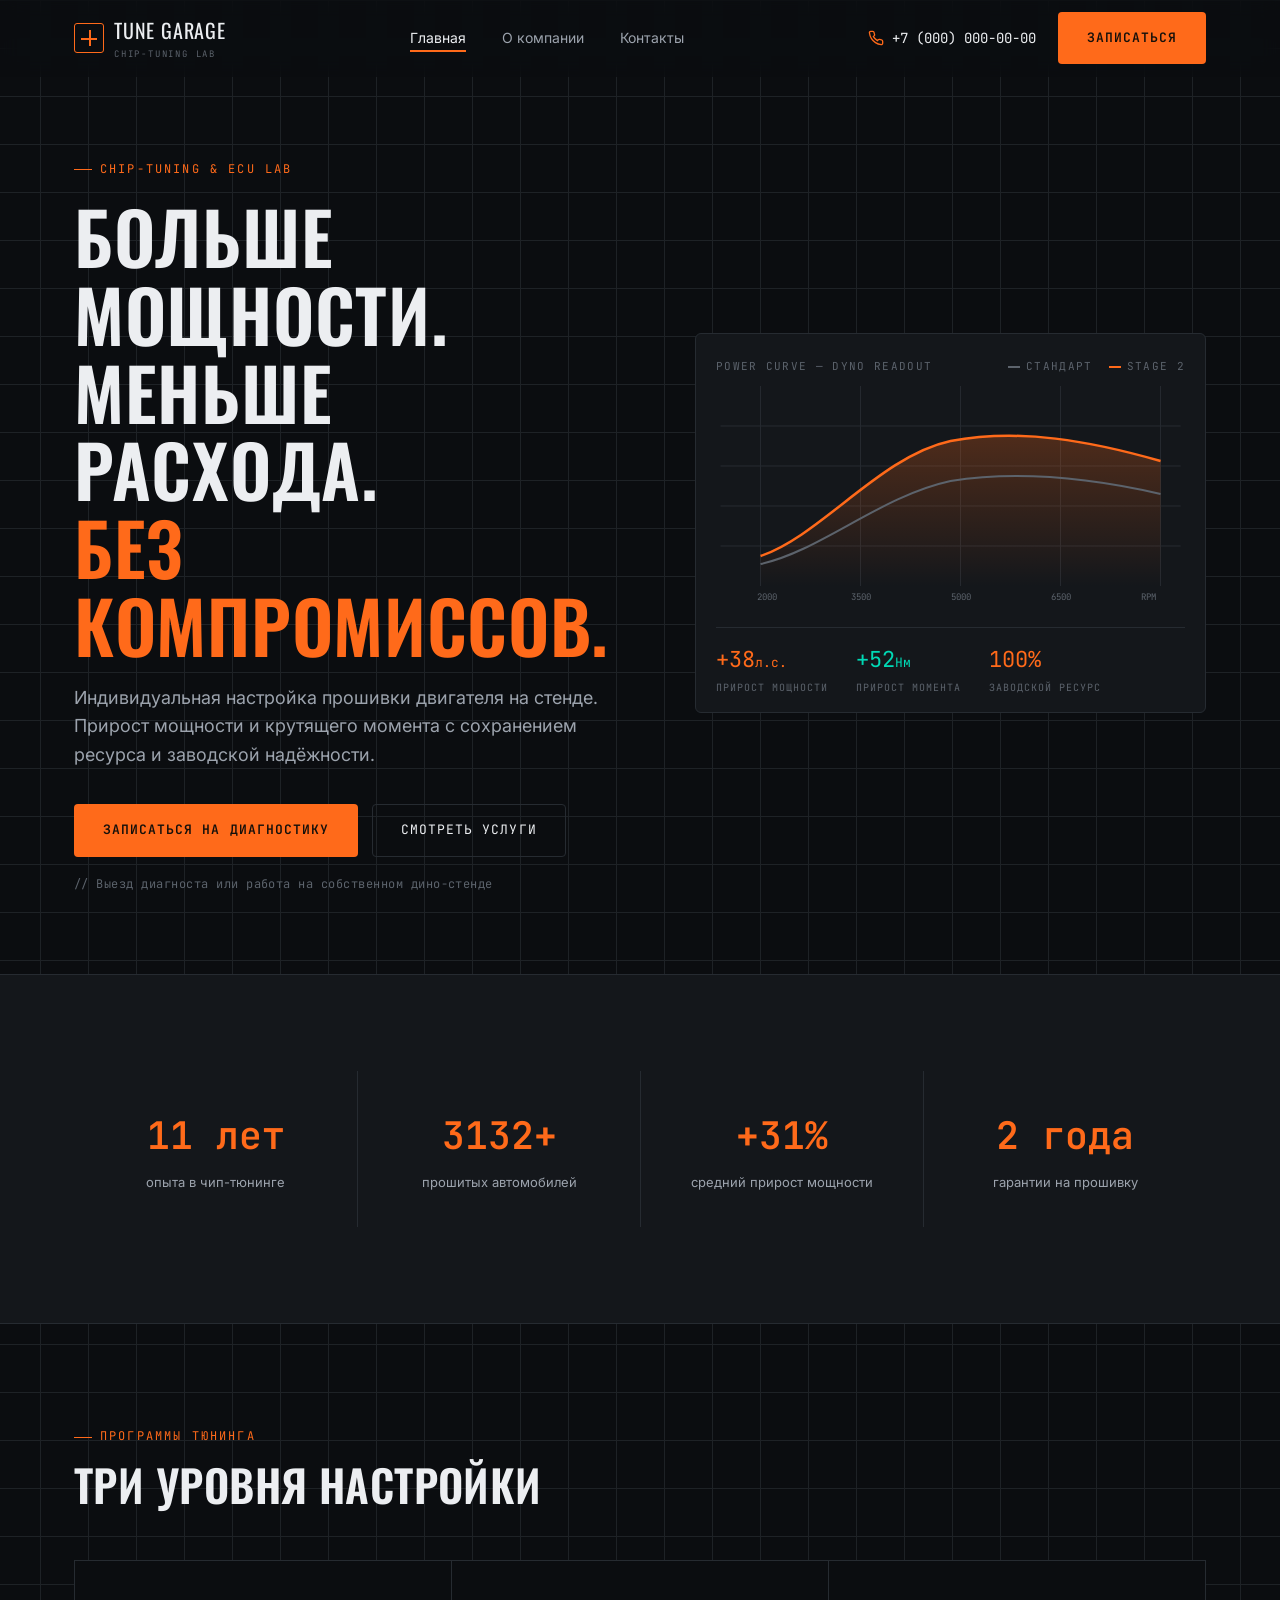
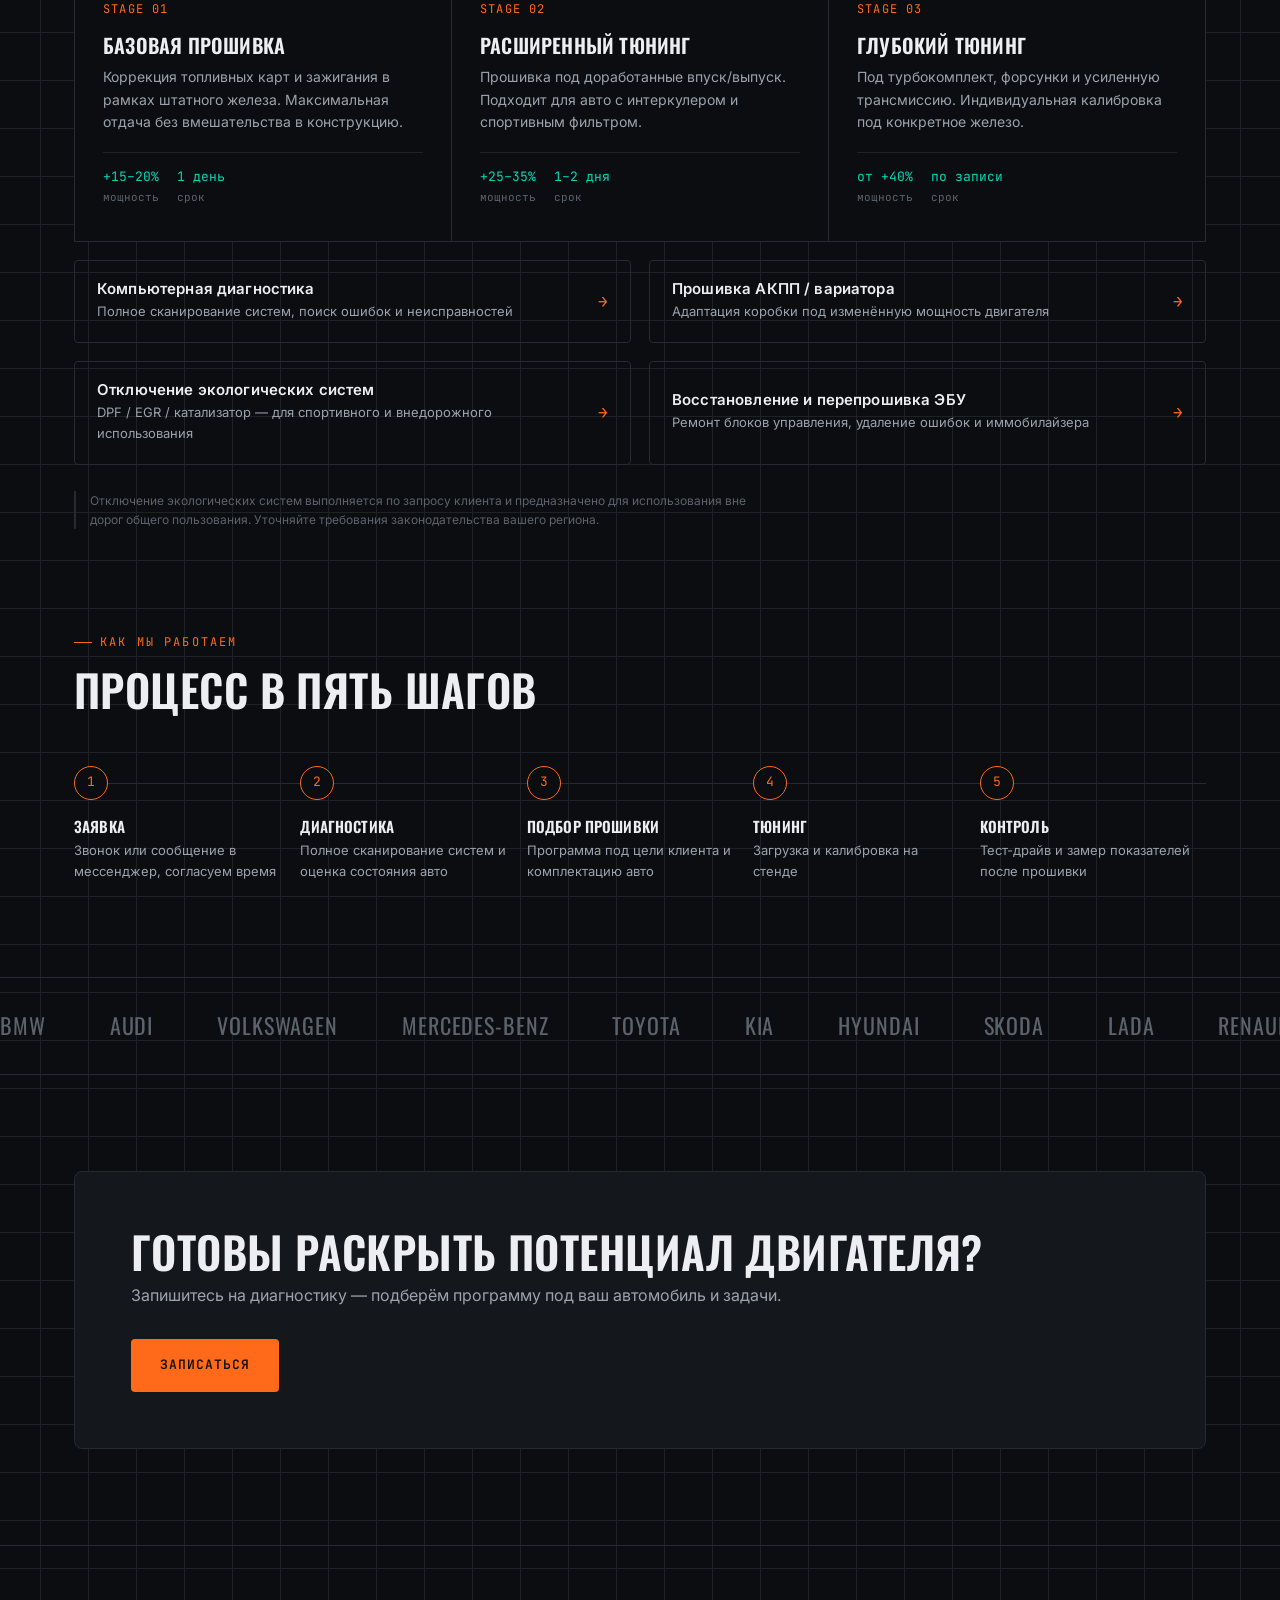
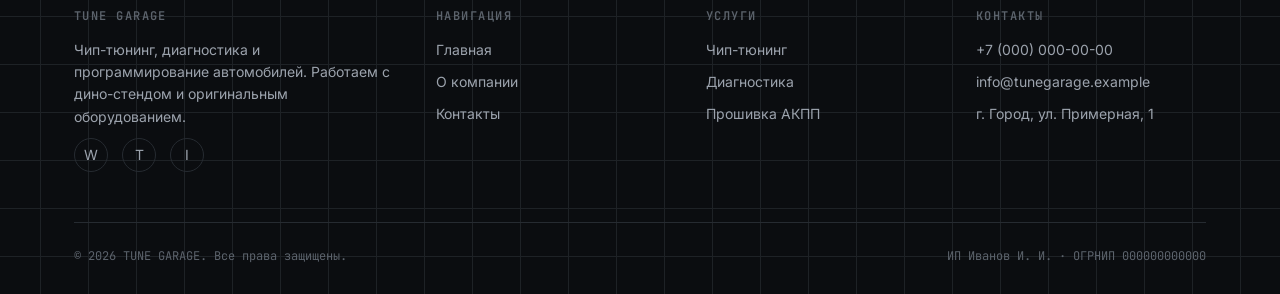
<file: index.html>
<!DOCTYPE html>
<html lang="ru">
<head>
<meta charset="UTF-8">
<meta name="viewport" content="width=device-width, initial-scale=1.0">
<title>TUNE GARAGE — чип-тюнинг, диагностика и программирование авто</title>
<meta name="description" content="Чип-тюнинг, компьютерная диагностика и программирование автомобилей. Прирост мощности, гарантия, индивидуальные прошивки.">
<link rel="preconnect" href="https://fonts.googleapis.com">
<link href="https://fonts.googleapis.com/css2?family=Oswald:wght@500;600;700&family=Inter:wght@400;500;600&family=JetBrains+Mono:wght@400;500;600&display=swap" rel="stylesheet">
<link rel="stylesheet" href="style.css">
</head>
<body>

<nav class="nav">
  <div class="container nav-inner">
    <a href="index.html" class="logo">
      <span class="logo-mark"></span>
      <span>Tune Garage<small>chip-tuning lab</small></span>
    </a>
    <ul class="nav-links">
      <li><a href="index.html" class="active">Главная</a></li>
      <li><a href="about.html">О компании</a></li>
      <li><a href="contacts.html">Контакты</a></li>
    </ul>
    <div class="nav-right">
      <a href="tel:+70000000000" class="nav-phone">
        <svg width="16" height="16" viewBox="0 0 24 24" fill="none" stroke-width="2"><path d="M22 16.92v3a2 2 0 0 1-2.18 2 19.79 19.79 0 0 1-8.63-3.07 19.5 19.5 0 0 1-6-6 19.79 19.79 0 0 1-3.07-8.67A2 2 0 0 1 4.11 2h3a2 2 0 0 1 2 1.72c.127.96.361 1.903.7 2.81a2 2 0 0 1-.45 2.11L8.09 9.91a16 16 0 0 0 6 6l1.27-1.27a2 2 0 0 1 2.11-.45c.907.339 1.85.573 2.81.7A2 2 0 0 1 22 16.92z"/></svg>
        +7 (000) 000-00-00
      </a>
      <a href="contacts.html" class="btn btn-primary">Записаться</a>
      <button class="nav-toggle" aria-label="Меню"><span></span><span></span><span></span></button>
    </div>
  </div>
</nav>

<header class="hero">
  <div class="container hero-grid">
    <div>
      <span class="eyebrow">Chip-tuning &amp; ECU lab</span>
      <h1>Больше мощности.<br>Меньше расхода.<br><span class="accent">Без компромиссов.</span></h1>
      <p class="lede">Индивидуальная настройка прошивки двигателя на стенде. Прирост мощности и крутящего момента с сохранением ресурса и заводской надёжности.</p>
      <div class="hero-actions btn-row">
        <a href="contacts.html" class="btn btn-primary">Записаться на диагностику</a>
        <a href="#services" class="btn btn-ghost">Смотреть услуги</a>
      </div>
      <p class="hero-note">// Выезд диагноста или работа на собственном дино-стенде</p>
    </div>

    <div class="dyno reveal">
      <div class="dyno-head">
        <span>POWER CURVE — DYNO READOUT</span>
        <div class="dyno-legend">
          <span class="leg-stock"><i></i>Стандарт</span>
          <span class="leg-tuned"><i></i>Stage 2</span>
        </div>
      </div>
      <svg viewBox="0 0 460 220" width="100%" height="220">
        <defs>
          <linearGradient id="fadeAmber" x1="0" y1="0" x2="0" y2="1">
            <stop offset="0%" stop-color="#FF6A1A" stop-opacity=".25"/>
            <stop offset="100%" stop-color="#FF6A1A" stop-opacity="0"/>
          </linearGradient>
        </defs>
        <!-- grid -->
        <g stroke="#262B31" stroke-width="1">
          <line x1="0" y1="40" x2="460" y2="40"/>
          <line x1="0" y1="80" x2="460" y2="80"/>
          <line x1="0" y1="120" x2="460" y2="120"/>
          <line x1="0" y1="160" x2="460" y2="160"/>
          <line x1="40" y1="0" x2="40" y2="200"/>
          <line x1="140" y1="0" x2="140" y2="200"/>
          <line x1="240" y1="0" x2="240" y2="200"/>
          <line x1="340" y1="0" x2="340" y2="200"/>
          <line x1="440" y1="0" x2="440" y2="200"/>
        </g>
        <!-- tuned area fill -->
        <path d="M40,170 C100,150 160,70 230,55 C300,42 370,55 440,75 L440,200 L40,200 Z" fill="url(#fadeAmber)"/>
        <!-- stock curve -->
        <path class="dyno-path" d="M40,178 C100,165 160,110 230,95 C300,84 370,92 440,108"
              fill="none" stroke="#5C636C" stroke-width="2" stroke-dasharray="5 5"/>
        <!-- tuned curve -->
        <path class="dyno-path" d="M40,170 C100,150 160,70 230,55 C300,42 370,55 440,75"
              fill="none" stroke="#FF6A1A" stroke-width="2.5"/>
        <!-- axis labels -->
        <g font-family="JetBrains Mono" font-size="9" fill="#5C636C">
          <text x="36" y="214">2000</text>
          <text x="130" y="214">3500</text>
          <text x="230" y="214">5000</text>
          <text x="330" y="214">6500</text>
          <text x="420" y="214">RPM</text>
        </g>
      </svg>
      <div class="dyno-readout">
        <div><div class="val">+38<span style="font-size:13px">л.с.</span></div><div class="lbl">Прирост мощности</div></div>
        <div><div class="val alt">+52<span style="font-size:13px">Нм</span></div><div class="lbl">Прирост момента</div></div>
        <div><div class="val">100%</div><div class="lbl">Заводской ресурс</div></div>
      </div>
    </div>
  </div>
</header>

<section class="stats">
  <div class="container stats-grid">
    <div class="stat reveal"><div class="num"><span data-count="12">0</span> лет</div><div class="lbl">опыта в чип-тюнинге</div></div>
    <div class="stat reveal"><div class="num"><span data-count="3500" data-suffix="+">0</span></div><div class="lbl">прошитых автомобилей</div></div>
    <div class="stat reveal"><div class="num">+<span data-count="35" data-suffix="%">0</span></div><div class="lbl">средний прирост мощности</div></div>
    <div class="stat reveal"><div class="num"><span data-count="2">0</span> года</div><div class="lbl">гарантии на прошивку</div></div>
  </div>
</section>

<section id="services">
  <div class="container">
    <div class="section-head reveal">
      <span class="eyebrow">Программы тюнинга</span>
      <h2>Три уровня настройки</h2>
    </div>

    <div class="stage-grid reveal">
      <div class="stage-card">
        <span class="stage-tag">STAGE 01</span>
        <h3>Базовая прошивка</h3>
        <p>Коррекция топливных карт и зажигания в рамках штатного железа. Максимальная отдача без вмешательства в конструкцию.</p>
        <div class="stage-stats">
          <div>+15–20%<span>мощность</span></div>
          <div>1 день<span>срок</span></div>
        </div>
      </div>
      <div class="stage-card">
        <span class="stage-tag">STAGE 02</span>
        <h3>Расширенный тюнинг</h3>
        <p>Прошивка под доработанные впуск/выпуск. Подходит для авто с интеркулером и спортивным фильтром.</p>
        <div class="stage-stats">
          <div>+25–35%<span>мощность</span></div>
          <div>1–2 дня<span>срок</span></div>
        </div>
      </div>
      <div class="stage-card">
        <span class="stage-tag">STAGE 03</span>
        <h3>Глубокий тюнинг</h3>
        <p>Под турбокомплект, форсунки и усиленную трансмиссию. Индивидуальная калибровка под конкретное железо.</p>
        <div class="stage-stats">
          <div>от +40%<span>мощность</span></div>
          <div>по записи<span>срок</span></div>
        </div>
      </div>
    </div>

    <div class="service-grid reveal">
      <div class="service-row">
        <div><h4>Компьютерная диагностика</h4><p>Полное сканирование систем, поиск ошибок и неисправностей</p></div>
        <span class="arrow mono">→</span>
      </div>
      <div class="service-row">
        <div><h4>Прошивка АКПП / вариатора</h4><p>Адаптация коробки под изменённую мощность двигателя</p></div>
        <span class="arrow mono">→</span>
      </div>
      <div class="service-row">
        <div><h4>Отключение экологических систем</h4><p>DPF / EGR / катализатор — для спортивного и внедорожного использования</p></div>
        <span class="arrow mono">→</span>
      </div>
      <div class="service-row">
        <div><h4>Восстановление и перепрошивка ЭБУ</h4><p>Ремонт блоков управления, удаление ошибок и иммобилайзера</p></div>
        <span class="arrow mono">→</span>
      </div>
    </div>
    <p class="disclaimer reveal">Отключение экологических систем выполняется по запросу клиента и предназначено для использования вне дорог общего пользования. Уточняйте требования законодательства вашего региона.</p>
  </div>
</section>

<section style="padding-top:0">
  <div class="container">
    <div class="section-head reveal">
      <span class="eyebrow">Как мы работаем</span>
      <h2>Процесс в пять шагов</h2>
    </div>
    <div class="process reveal">
      <div class="proc-step"><div class="proc-num">1</div><h4>Заявка</h4><p>Звонок или сообщение в мессенджер, согласуем время</p></div>
      <div class="proc-step"><div class="proc-num">2</div><h4>Диагностика</h4><p>Полное сканирование систем и оценка состояния авто</p></div>
      <div class="proc-step"><div class="proc-num">3</div><h4>Подбор прошивки</h4><p>Программа под цели клиента и комплектацию авто</p></div>
      <div class="proc-step"><div class="proc-num">4</div><h4>Тюнинг</h4><p>Загрузка и калибровка на стенде</p></div>
      <div class="proc-step"><div class="proc-num">5</div><h4>Контроль</h4><p>Тест-драйв и замер показателей после прошивки</p></div>
    </div>
  </div>
</section>

<div class="marquee-wrap">
  <div class="marquee">
    <span>BMW</span><span>AUDI</span><span>VOLKSWAGEN</span><span>MERCEDES-BENZ</span><span>TOYOTA</span><span>KIA</span><span>HYUNDAI</span><span>SKODA</span><span>LADA</span><span>RENAULT</span>
    <span>BMW</span><span>AUDI</span><span>VOLKSWAGEN</span><span>MERCEDES-BENZ</span><span>TOYOTA</span><span>KIA</span><span>HYUNDAI</span><span>SKODA</span><span>LADA</span><span>RENAULT</span>
  </div>
</div>

<section>
  <div class="container">
    <div class="cta-banner reveal">
      <div>
        <h2>Готовы раскрыть потенциал двигателя?</h2>
        <p>Запишитесь на диагностику — подберём программу под ваш автомобиль и задачи.</p>
      </div>
      <a href="contacts.html" class="btn btn-primary">Записаться</a>
    </div>
  </div>
</section>

<footer>
  <div class="container">
    <div class="footer-grid">
      <div class="footer-col">
        <h4>Tune Garage</h4>
        <p>Чип-тюнинг, диагностика и программирование автомобилей. Работаем с дино-стендом и оригинальным оборудованием.</p>
        <div class="socials">
          <a href="#" aria-label="WhatsApp">W</a>
          <a href="#" aria-label="Telegram">T</a>
          <a href="#" aria-label="Instagram">I</a>
        </div>
      </div>
      <div class="footer-col">
        <h4>Навигация</h4>
        <a href="index.html">Главная</a>
        <a href="about.html">О компании</a>
        <a href="contacts.html">Контакты</a>
      </div>
      <div class="footer-col">
        <h4>Услуги</h4>
        <a href="index.html#services">Чип-тюнинг</a>
        <a href="index.html#services">Диагностика</a>
        <a href="index.html#services">Прошивка АКПП</a>
      </div>
      <div class="footer-col">
        <h4>Контакты</h4>
        <p>+7 (000) 000-00-00</p>
        <p>info@tunegarage.example</p>
        <p>г. Город, ул. Примерная, 1</p>
      </div>
    </div>
    <div class="footer-bottom">
      <span>© 2026 TUNE GARAGE. Все права защищены.</span>
      <span>ИП Иванов И. И. · ОГРНИП 000000000000</span>
    </div>
  </div>
</footer>

<script src="script.js"></script>
</body>
</html>
</file>
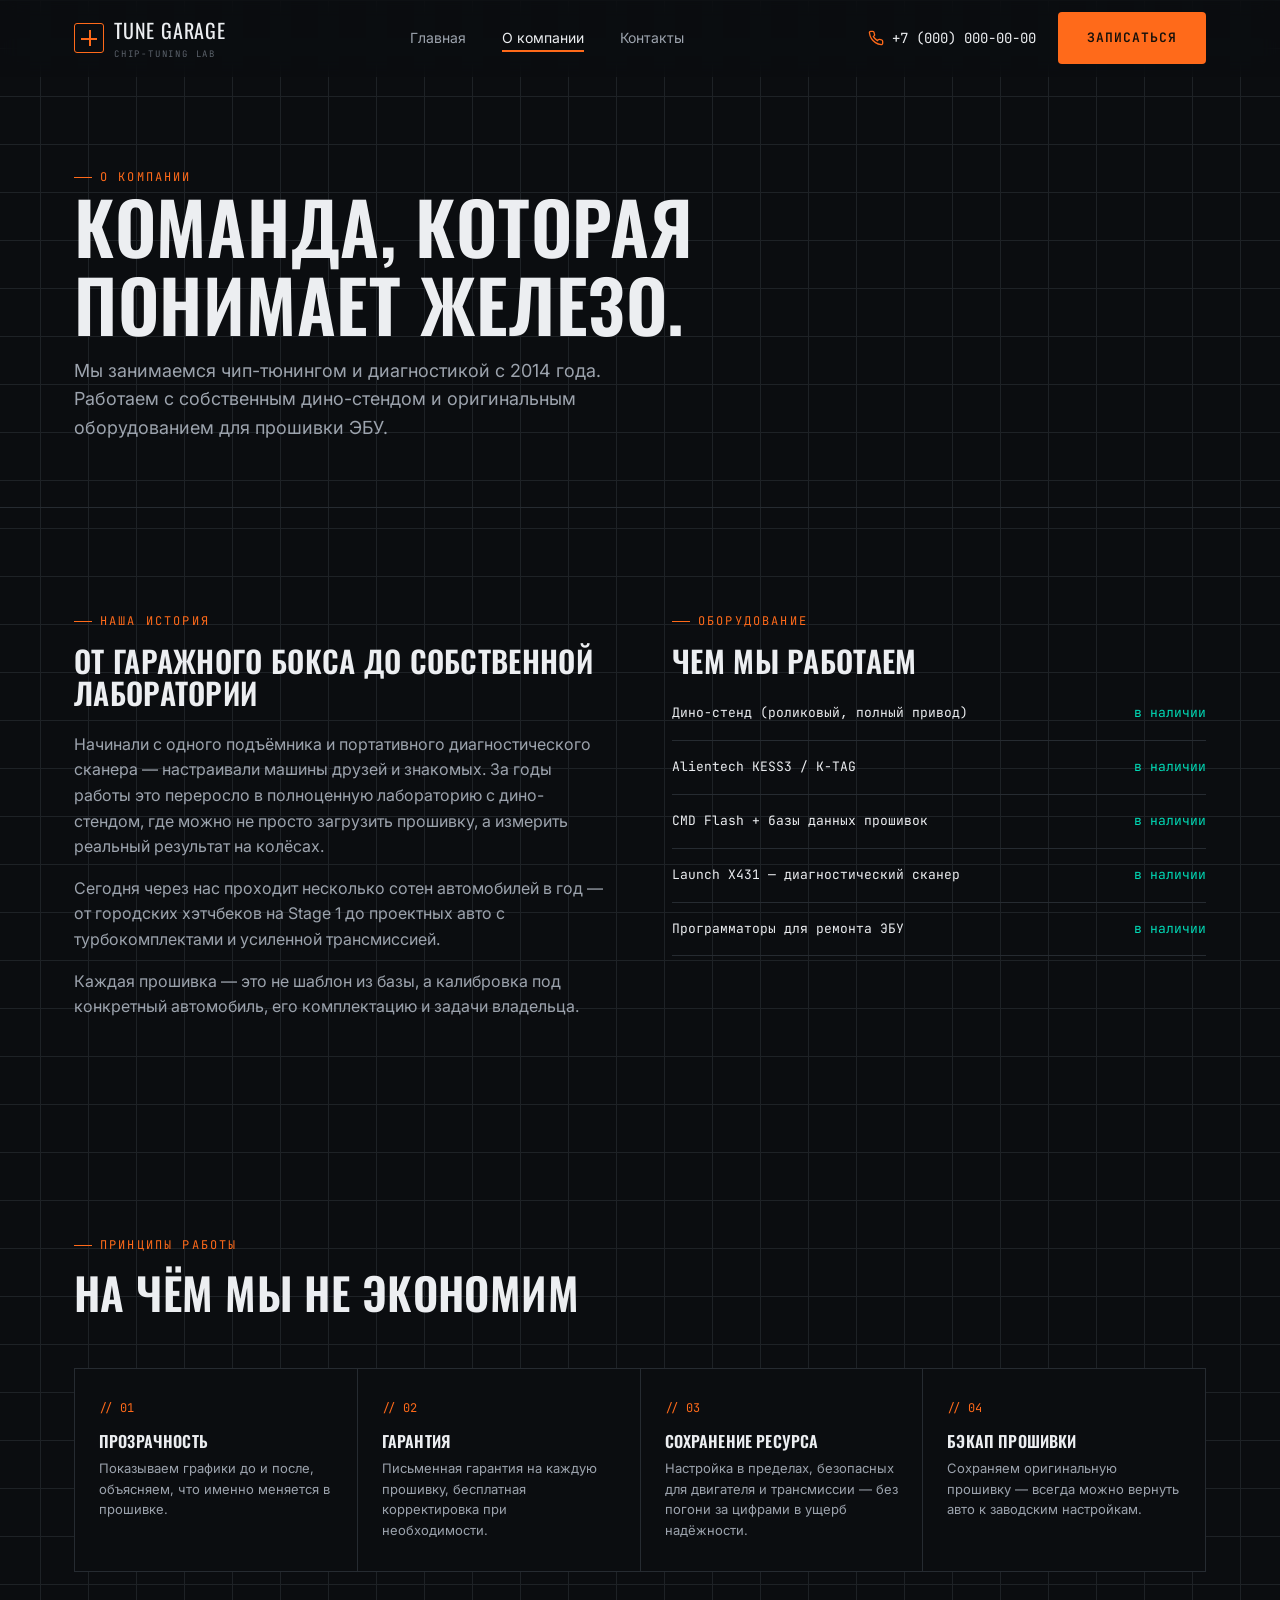
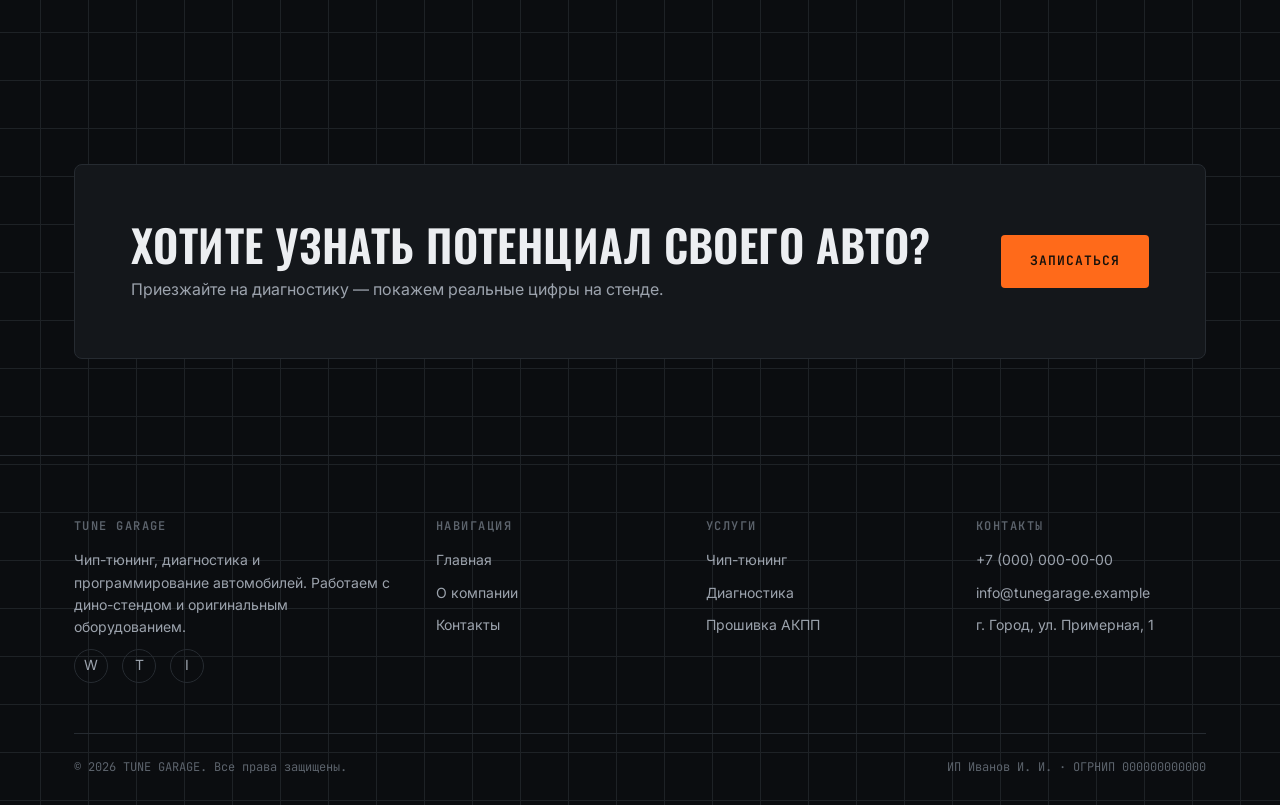
<file: about.html>
<!DOCTYPE html>
<html lang="ru">
<head>
<meta charset="UTF-8">
<meta name="viewport" content="width=device-width, initial-scale=1.0">
<title>О компании — TUNE GARAGE</title>
<meta name="description" content="История, оборудование и принципы работы лаборатории чип-тюнинга TUNE GARAGE.">
<link rel="preconnect" href="https://fonts.googleapis.com">
<link href="https://fonts.googleapis.com/css2?family=Oswald:wght@500;600;700&family=Inter:wght@400;500;600&family=JetBrains+Mono:wght@400;500;600&display=swap" rel="stylesheet">
<link rel="stylesheet" href="style.css">
</head>
<body>

<nav class="nav">
  <div class="container nav-inner">
    <a href="index.html" class="logo">
      <span class="logo-mark"></span>
      <span>Tune Garage<small>chip-tuning lab</small></span>
    </a>
    <ul class="nav-links">
      <li><a href="index.html">Главная</a></li>
      <li><a href="about.html" class="active">О компании</a></li>
      <li><a href="contacts.html">Контакты</a></li>
    </ul>
    <div class="nav-right">
      <a href="tel:+70000000000" class="nav-phone">
        <svg width="16" height="16" viewBox="0 0 24 24" fill="none" stroke-width="2"><path d="M22 16.92v3a2 2 0 0 1-2.18 2 19.79 19.79 0 0 1-8.63-3.07 19.5 19.5 0 0 1-6-6 19.79 19.79 0 0 1-3.07-8.67A2 2 0 0 1 4.11 2h3a2 2 0 0 1 2 1.72c.127.96.361 1.903.7 2.81a2 2 0 0 1-.45 2.11L8.09 9.91a16 16 0 0 0 6 6l1.27-1.27a2 2 0 0 1 2.11-.45c.907.339 1.85.573 2.81.7A2 2 0 0 1 22 16.92z"/></svg>
        +7 (000) 000-00-00
      </a>
      <a href="contacts.html" class="btn btn-primary">Записаться</a>
      <button class="nav-toggle" aria-label="Меню"><span></span><span></span><span></span></button>
    </div>
  </div>
</nav>

<header class="page-hero">
  <div class="container">
    <span class="eyebrow">О компании</span>
    <h1>Команда, которая<br>понимает железо.</h1>
    <p class="lede">Мы занимаемся чип-тюнингом и диагностикой с 2014 года. Работаем с собственным дино-стендом и оригинальным оборудованием для прошивки ЭБУ.</p>
  </div>
</header>

<section>
  <div class="container about-grid">
    <div class="reveal">
      <span class="eyebrow">Наша история</span>
      <h2 style="margin:14px 0 22px; font-size:30px;">От гаражного бокса до собственной лаборатории</h2>
      <p>Начинали с одного подъёмника и портативного диагностического сканера — настраивали машины друзей и знакомых. За годы работы это переросло в полноценную лабораторию с дино-стендом, где можно не просто загрузить прошивку, а измерить реальный результат на колёсах.</p>
      <p>Сегодня через нас проходит несколько сотен автомобилей в год — от городских хэтчбеков на Stage 1 до проектных авто с турбокомплектами и усиленной трансмиссией.</p>
      <p>Каждая прошивка — это не шаблон из базы, а калибровка под конкретный автомобиль, его комплектацию и задачи владельца.</p>
    </div>

    <div class="reveal">
      <span class="eyebrow">Оборудование</span>
      <h2 style="margin:14px 0 10px; font-size:30px;">Чем мы работаем</h2>
      <div class="kit-list">
        <div class="kit-item"><span>Дино-стенд (роликовый, полный привод)</span><span>в наличии</span></div>
        <div class="kit-item"><span>Alientech KESS3 / K-TAG</span><span>в наличии</span></div>
        <div class="kit-item"><span>CMD Flash + базы данных прошивок</span><span>в наличии</span></div>
        <div class="kit-item"><span>Launch X431 — диагностический сканер</span><span>в наличии</span></div>
        <div class="kit-item"><span>Программаторы для ремонта ЭБУ</span><span>в наличии</span></div>
      </div>
    </div>
  </div>
</section>

<section>
  <div class="container">
    <div class="section-head reveal">
      <span class="eyebrow">Принципы работы</span>
      <h2>На чём мы не экономим</h2>
    </div>
    <div class="principles reveal">
      <div class="principle">
        <div class="pn">// 01</div>
        <h4>Прозрачность</h4>
        <p>Показываем графики до и после, объясняем, что именно меняется в прошивке.</p>
      </div>
      <div class="principle">
        <div class="pn">// 02</div>
        <h4>Гарантия</h4>
        <p>Письменная гарантия на каждую прошивку, бесплатная корректировка при необходимости.</p>
      </div>
      <div class="principle">
        <div class="pn">// 03</div>
        <h4>Сохранение ресурса</h4>
        <p>Настройка в пределах, безопасных для двигателя и трансмиссии — без погони за цифрами в ущерб надёжности.</p>
      </div>
      <div class="principle">
        <div class="pn">// 04</div>
        <h4>Бэкап прошивки</h4>
        <p>Сохраняем оригинальную прошивку — всегда можно вернуть авто к заводским настройкам.</p>
      </div>
    </div>
  </div>
</section>

<section>
  <div class="container">
    <div class="cta-banner reveal">
      <div>
        <h2>Хотите узнать потенциал своего авто?</h2>
        <p>Приезжайте на диагностику — покажем реальные цифры на стенде.</p>
      </div>
      <a href="contacts.html" class="btn btn-primary">Записаться</a>
    </div>
  </div>
</section>

<footer>
  <div class="container">
    <div class="footer-grid">
      <div class="footer-col">
        <h4>Tune Garage</h4>
        <p>Чип-тюнинг, диагностика и программирование автомобилей. Работаем с дино-стендом и оригинальным оборудованием.</p>
        <div class="socials">
          <a href="#" aria-label="WhatsApp">W</a>
          <a href="#" aria-label="Telegram">T</a>
          <a href="#" aria-label="Instagram">I</a>
        </div>
      </div>
      <div class="footer-col">
        <h4>Навигация</h4>
        <a href="index.html">Главная</a>
        <a href="about.html">О компании</a>
        <a href="contacts.html">Контакты</a>
      </div>
      <div class="footer-col">
        <h4>Услуги</h4>
        <a href="index.html#services">Чип-тюнинг</a>
        <a href="index.html#services">Диагностика</a>
        <a href="index.html#services">Прошивка АКПП</a>
      </div>
      <div class="footer-col">
        <h4>Контакты</h4>
        <p>+7 (000) 000-00-00</p>
        <p>info@tunegarage.example</p>
        <p>г. Город, ул. Примерная, 1</p>
      </div>
    </div>
    <div class="footer-bottom">
      <span>© 2026 TUNE GARAGE. Все права защищены.</span>
      <span>ИП Иванов И. И. · ОГРНИП 000000000000</span>
    </div>
  </div>
</footer>

<script src="script.js"></script>
</body>
</html>
</file>
<file: style.css>
/* ============================================================
   TUNE GARAGE — design tokens
   ============================================================ */
:root{
  --bg:        #0B0D10;
  --panel:     #14171B;
  --panel-2:   #1B1F24;
  --line:      #262B31;
  --line-soft: #1E2226;

  --text:       #ECEEF1;
  --text-muted: #9CA3AD;
  --text-faint: #5C636C;

  --amber:      #FF6A1A;
  --amber-dim:  #B84E15;
  --amber-glow: rgba(255,106,26,.18);

  --teal:       #00D9B5;
  --teal-dim:   #0A8E78;

  --font-display: 'Oswald', sans-serif;
  --font-body:    'Inter', sans-serif;
  --font-mono:    'JetBrains Mono', monospace;

  --radius: 4px;
  --container: 1180px;
}

*{box-sizing:border-box; margin:0; padding:0;}
html{scroll-behavior:smooth;}
body{
  background:var(--bg);
  color:var(--text);
  font-family:var(--font-body);
  font-size:16px;
  line-height:1.6;
  -webkit-font-smoothing:antialiased;
  background-image:
    linear-gradient(var(--line-soft) 1px, transparent 1px),
    linear-gradient(90deg, var(--line-soft) 1px, transparent 1px);
  background-size:48px 48px;
  background-position:center top;
}

@media (prefers-reduced-motion: reduce){
  *{animation-duration:.01ms !important; animation-iteration-count:1 !important; transition-duration:.01ms !important; scroll-behavior:auto !important;}
}

img{max-width:100%; display:block;}
a{color:inherit; text-decoration:none;}
ul{list-style:none;}
button{font-family:inherit; cursor:pointer;}

.container{
  max-width:var(--container);
  margin:0 auto;
  padding:0 24px;
}

/* ---------- typography ---------- */
h1,h2,h3,h4{
  font-family:var(--font-display);
  text-transform:uppercase;
  letter-spacing:.01em;
  font-weight:600;
  line-height:1.08;
}
h1{font-size:clamp(38px,6vw,72px);}
h2{font-size:clamp(28px,4vw,44px);}
h3{font-size:20px;}

.eyebrow{
  display:inline-flex;
  align-items:center;
  gap:8px;
  font-family:var(--font-mono);
  font-size:12px;
  letter-spacing:.18em;
  text-transform:uppercase;
  color:var(--amber);
}
.eyebrow::before{
  content:'';
  width:18px; height:1px;
  background:var(--amber);
}

.lede{
  color:var(--text-muted);
  font-size:18px;
  max-width:540px;
}

.mono{font-family:var(--font-mono);}

/* ---------- buttons ---------- */
.btn{
  display:inline-flex;
  align-items:center;
  justify-content:center;
  gap:10px;
  padding:15px 28px;
  font-family:var(--font-mono);
  font-size:13px;
  letter-spacing:.08em;
  text-transform:uppercase;
  border-radius:var(--radius);
  border:1px solid transparent;
  transition:transform .18s ease, box-shadow .18s ease, background .18s ease, border-color .18s ease;
  white-space:nowrap;
}
.btn-primary{
  background:var(--amber);
  color:#15100B;
  font-weight:600;
}
.btn-primary:hover{
  box-shadow:0 0 0 6px var(--amber-glow);
  transform:translateY(-1px);
}
.btn-ghost{
  border-color:var(--line);
  color:var(--text);
  background:transparent;
}
.btn-ghost:hover{
  border-color:var(--text-muted);
}
.btn-row{display:flex; gap:14px; flex-wrap:wrap;}

/* ---------- nav ---------- */
.nav{
  position:fixed;
  top:0; left:0; right:0;
  z-index:100;
  background:rgba(11,13,16,.7);
  backdrop-filter:blur(10px);
  border-bottom:1px solid transparent;
  transition:border-color .25s ease, background .25s ease;
}
.nav.is-scrolled{
  border-bottom-color:var(--line);
  background:rgba(11,13,16,.92);
}
.nav-inner{
  display:flex;
  align-items:center;
  justify-content:space-between;
  height:76px;
}
.logo{
  display:flex;
  align-items:center;
  gap:10px;
  font-family:var(--font-display);
  font-size:20px;
  letter-spacing:.04em;
  text-transform:uppercase;
}
.logo-mark{
  width:30px; height:30px;
  border:1.5px solid var(--amber);
  border-radius:3px;
  position:relative;
  flex:none;
}
.logo-mark::before,.logo-mark::after{
  content:'';
  position:absolute;
  background:var(--amber);
}
.logo-mark::before{ left:6px; right:6px; top:14px; height:2px; }
.logo-mark::after{ left:14px; top:6px; bottom:6px; width:2px; }
.logo small{
  display:block;
  font-family:var(--font-mono);
  font-size:9px;
  letter-spacing:.2em;
  color:var(--text-faint);
  text-transform:uppercase;
  margin-top:1px;
}

.nav-links{
  display:flex;
  align-items:center;
  gap:36px;
}
.nav-links a{
  font-size:14px;
  color:var(--text-muted);
  position:relative;
  padding:6px 0;
  transition:color .2s ease;
}
.nav-links a:hover{color:var(--text);}
.nav-links a.active{color:var(--text);}
.nav-links a.active::after{
  content:'';
  position:absolute;
  left:0; right:0; bottom:0;
  height:2px;
  background:var(--amber);
}
.nav-right{display:flex; align-items:center; gap:22px;}
.nav-phone{
  font-family:var(--font-mono);
  font-size:14px;
  color:var(--text);
  display:flex;
  align-items:center;
  gap:8px;
}
.nav-phone svg{stroke:var(--amber);}

.nav-toggle{
  display:none;
  width:34px; height:34px;
  border:1px solid var(--line);
  border-radius:3px;
  background:transparent;
  position:relative;
}
.nav-toggle span{
  position:absolute; left:8px; right:8px; height:1.5px;
  background:var(--text); transition:transform .2s ease, opacity .2s ease;
}
.nav-toggle span:nth-child(1){top:12px;}
.nav-toggle span:nth-child(2){top:17px;}
.nav-toggle span:nth-child(3){top:22px;}
.nav-toggle.is-open span:nth-child(1){transform:translateY(5px) rotate(45deg);}
.nav-toggle.is-open span:nth-child(2){opacity:0;}
.nav-toggle.is-open span:nth-child(3){transform:translateY(-5px) rotate(-45deg);}

@media (max-width:860px){
  .nav-links{
    position:fixed;
    top:76px; left:0; right:0;
    flex-direction:column;
    align-items:flex-start;
    gap:0;
    background:var(--bg);
    border-bottom:1px solid var(--line);
    max-height:0;
    overflow:hidden;
    transition:max-height .3s ease;
  }
  .nav-links.is-open{max-height:320px;}
  .nav-links a{width:100%; padding:16px 24px; border-bottom:1px solid var(--line-soft);}
  .nav-phone{display:none;}
  .nav-toggle{display:block;}
}

/* ---------- page hero spacer ---------- */
.page-hero{
  padding:160px 0 64px;
  border-bottom:1px solid var(--line);
}
.page-hero h1{margin-bottom:14px;}

/* ---------- hero (home) ---------- */
.hero{
  padding:152px 0 80px;
  position:relative;
  overflow:hidden;
}
.hero-grid{
  display:grid;
  grid-template-columns:1.05fr .95fr;
  gap:56px;
  align-items:center;
}
.hero h1{margin:18px 0 20px;}
.hero h1 .accent{color:var(--amber);}
.hero-actions{margin-top:34px;}
.hero-note{
  margin-top:18px;
  font-family:var(--font-mono);
  font-size:12px;
  color:var(--text-faint);
  letter-spacing:.04em;
}

.dyno{
  background:var(--panel);
  border:1px solid var(--line);
  border-radius:6px;
  padding:24px 20px 16px;
  position:relative;
}
.dyno-head{
  display:flex;
  justify-content:space-between;
  align-items:center;
  margin-bottom:10px;
  font-family:var(--font-mono);
  font-size:11px;
  letter-spacing:.12em;
  text-transform:uppercase;
  color:var(--text-faint);
}
.dyno-legend{display:flex; gap:16px;}
.dyno-legend span{display:flex; align-items:center; gap:6px;}
.dyno-legend i{width:12px; height:2px; display:inline-block;}
.leg-stock i{background:var(--text-faint);}
.leg-tuned i{background:var(--amber);}

.dyno-readout{
  display:flex;
  gap:28px;
  margin-top:14px;
  padding-top:14px;
  border-top:1px solid var(--line);
}
.dyno-readout div{font-family:var(--font-mono);}
.dyno-readout .val{font-size:22px; color:var(--amber);}
.dyno-readout .val.alt{color:var(--teal);}
.dyno-readout .lbl{font-size:10px; color:var(--text-faint); letter-spacing:.1em; text-transform:uppercase; margin-top:2px;}

@media (max-width:920px){
  .hero-grid{grid-template-columns:1fr;}
}

/* ---------- stats strip ---------- */
.stats{
  border-top:1px solid var(--line);
  border-bottom:1px solid var(--line);
  background:var(--panel);
}
.stats-grid{
  display:grid;
  grid-template-columns:repeat(4,1fr);
  gap:0;
}
.stat{
  padding:34px 20px;
  text-align:center;
  border-left:1px solid var(--line);
}
.stat:first-child{border-left:none;}
.stat .num{
  font-family:var(--font-mono);
  font-size:clamp(26px,3.4vw,38px);
  color:var(--amber);
  font-weight:600;
}
.stat .lbl{
  margin-top:6px;
  font-size:13px;
  color:var(--text-muted);
}
@media (max-width:760px){
  .stats-grid{grid-template-columns:repeat(2,1fr);}
  .stat:nth-child(3){border-left:none;}
}

/* ---------- sections ---------- */
section{padding:96px 0;}
.section-head{
  max-width:620px;
  margin-bottom:52px;
}
.section-head h2{margin-top:14px;}

/* ---------- service / stage cards ---------- */
.stage-grid{
  display:grid;
  grid-template-columns:repeat(3,1fr);
  gap:1px;
  background:var(--line);
  border:1px solid var(--line);
}
.stage-card{
  background:var(--bg);
  padding:34px 28px;
  position:relative;
  transition:background .2s ease;
}
.stage-card:hover{background:var(--panel);}
.stage-tag{
  font-family:var(--font-mono);
  font-size:12px;
  color:var(--amber);
  letter-spacing:.1em;
}
.stage-card h3{margin:14px 0 10px;}
.stage-card p{color:var(--text-muted); font-size:14px; margin-bottom:18px;}
.stage-stats{
  display:flex;
  gap:18px;
  font-family:var(--font-mono);
  font-size:13px;
  color:var(--teal);
  border-top:1px solid var(--line-soft);
  padding-top:14px;
}
.stage-stats span{color:var(--text-faint); font-size:11px; display:block; margin-top:2px;}
@media (max-width:860px){
  .stage-grid{grid-template-columns:1fr;}
}

.service-grid{
  display:grid;
  grid-template-columns:repeat(2,1fr);
  gap:18px;
  margin-top:18px;
}
.service-row{
  display:flex;
  justify-content:space-between;
  align-items:center;
  gap:16px;
  padding:20px 22px;
  border:1px solid var(--line);
  border-radius:var(--radius);
}
.service-row h4{font-family:var(--font-body); font-weight:600; font-size:15px; text-transform:none;}
.service-row p{font-size:13px; color:var(--text-muted); margin-top:4px;}
.service-row .arrow{color:var(--amber); flex:none;}
@media (max-width:760px){
  .service-grid{grid-template-columns:1fr;}
}

.disclaimer{
  margin-top:26px;
  font-size:12px;
  color:var(--text-faint);
  border-left:2px solid var(--line);
  padding-left:14px;
  max-width:680px;
}

/* ---------- process ---------- */
.process{
  display:grid;
  grid-template-columns:repeat(5,1fr);
  gap:0;
  position:relative;
}
.process::before{
  content:'';
  position:absolute;
  top:17px; left:0; right:0;
  height:1px;
  background:var(--line);
}
.proc-step{padding:0 16px 0 0; position:relative;}
.proc-num{
  width:34px; height:34px;
  border:1px solid var(--amber);
  border-radius:50%;
  display:flex; align-items:center; justify-content:center;
  font-family:var(--font-mono);
  font-size:13px;
  color:var(--amber);
  background:var(--bg);
  position:relative; z-index:2;
  margin-bottom:18px;
}
.proc-step h4{font-size:15px; margin-bottom:6px;}
.proc-step p{font-size:13px; color:var(--text-muted);}
@media (max-width:920px){
  .process{grid-template-columns:1fr; gap:28px;}
  .process::before{display:none;}
}

/* ---------- brand marquee ---------- */
.marquee-wrap{
  border-top:1px solid var(--line);
  border-bottom:1px solid var(--line);
  overflow:hidden;
  padding:30px 0;
}
.marquee{
  display:flex;
  gap:64px;
  width:max-content;
  animation:scroll 28s linear infinite;
}
.marquee span{
  font-family:var(--font-display);
  font-size:22px;
  text-transform:uppercase;
  color:var(--text-faint);
  letter-spacing:.04em;
}
@keyframes scroll{
  from{transform:translateX(0);}
  to{transform:translateX(-50%);}
}

/* ---------- CTA banner ---------- */
.cta-banner{
  background:var(--panel);
  border:1px solid var(--line);
  border-radius:8px;
  padding:56px;
  display:flex;
  justify-content:space-between;
  align-items:center;
  gap:30px;
  flex-wrap:wrap;
}
.cta-banner h2{margin-bottom:8px;}
.cta-banner p{color:var(--text-muted);}

/* ---------- footer ---------- */
footer{
  border-top:1px solid var(--line);
  padding:64px 0 28px;
}
.footer-grid{
  display:grid;
  grid-template-columns:1.4fr 1fr 1fr 1fr;
  gap:40px;
  padding-bottom:40px;
}
.footer-col h4{
  font-family:var(--font-mono);
  font-size:12px;
  letter-spacing:.12em;
  text-transform:uppercase;
  color:var(--text-faint);
  margin-bottom:16px;
}
.footer-col p, .footer-col a{
  font-size:14px;
  color:var(--text-muted);
  display:block;
  margin-bottom:10px;
}
.footer-col a:hover{color:var(--text);}
.footer-bottom{
  border-top:1px solid var(--line);
  padding-top:24px;
  display:flex;
  justify-content:space-between;
  flex-wrap:wrap;
  gap:12px;
  font-size:12px;
  color:var(--text-faint);
  font-family:var(--font-mono);
}
.socials{display:flex; gap:14px;}
.socials a{
  width:34px; height:34px;
  border:1px solid var(--line);
  border-radius:50%;
  display:flex; align-items:center; justify-content:center;
}
.socials a:hover{border-color:var(--amber); color:var(--amber);}
@media (max-width:860px){
  .footer-grid{grid-template-columns:1fr 1fr;}
}

/* ---------- reveal on scroll ---------- */
.reveal{
  opacity:0;
  transform:translateY(18px);
  transition:opacity .6s ease, transform .6s ease;
}
.reveal.is-visible{opacity:1; transform:translateY(0);}

/* ============================================================
   ABOUT PAGE
   ============================================================ */
.about-grid{
  display:grid;
  grid-template-columns:1fr 1fr;
  gap:64px;
  align-items:start;
}
.about-grid p{color:var(--text-muted); margin-bottom:16px;}
.kit-list{margin-top:10px;}
.kit-item{
  display:flex;
  justify-content:space-between;
  padding:16px 0;
  border-bottom:1px solid var(--line);
  font-family:var(--font-mono);
  font-size:13px;
}
.kit-item span:last-child{color:var(--teal);}

.principles{
  display:grid;
  grid-template-columns:repeat(4,1fr);
  gap:1px;
  background:var(--line);
  border:1px solid var(--line);
}
.principle{
  background:var(--bg);
  padding:30px 24px;
}
.principle .pn{
  font-family:var(--font-mono);
  color:var(--amber);
  font-size:12px;
  margin-bottom:14px;
}
.principle h4{font-size:16px; margin-bottom:8px;}
.principle p{font-size:13px; color:var(--text-muted);}
@media (max-width:920px){
  .about-grid{grid-template-columns:1fr;}
  .principles{grid-template-columns:repeat(2,1fr);}
}

/* ============================================================
   CONTACTS PAGE
   ============================================================ */
.contact-grid{
  display:grid;
  grid-template-columns:1fr 1fr;
  gap:1px;
  background:var(--line);
  border:1px solid var(--line);
}
.contact-card{
  background:var(--bg);
  padding:32px 28px;
}
.contact-card h4{
  font-family:var(--font-mono);
  font-size:11px;
  letter-spacing:.12em;
  text-transform:uppercase;
  color:var(--text-faint);
  margin-bottom:12px;
}
.contact-card .big{
  font-family:var(--font-display);
  font-size:24px;
  text-transform:uppercase;
}
.contact-card p{color:var(--text-muted); font-size:14px; margin-top:8px;}

.hours-table{margin-top:8px;}
.hours-row{
  display:flex;
  justify-content:space-between;
  padding:10px 0;
  border-bottom:1px solid var(--line-soft);
  font-size:14px;
}
.hours-row span:first-child{color:var(--text-muted);}
.hours-row span:last-child{font-family:var(--font-mono);}

.map-frame{
  width:100%;
  height:420px;
  border:1px solid var(--line);
  border-radius:6px;
  filter:grayscale(.4) invert(.92) contrast(.9);
}

.form-wrap{
  background:var(--panel);
  border:1px solid var(--line);
  border-radius:8px;
  padding:40px;
}
.form-row{margin-bottom:20px;}
.form-row label{
  display:block;
  font-family:var(--font-mono);
  font-size:11px;
  letter-spacing:.1em;
  text-transform:uppercase;
  color:var(--text-faint);
  margin-bottom:8px;
}
.form-row input, .form-row textarea{
  width:100%;
  background:var(--bg);
  border:1px solid var(--line);
  border-radius:4px;
  padding:13px 14px;
  color:var(--text);
  font-family:var(--font-body);
  font-size:14px;
}
.form-row input:focus, .form-row textarea:focus{
  outline:none;
  border-color:var(--amber);
}
.form-note{font-size:12px; color:var(--text-faint); margin-top:14px;}

@media (max-width:860px){
  .contact-grid{grid-template-columns:1fr;}
}

/* focus visibility */
a:focus-visible, button:focus-visible, input:focus-visible, textarea:focus-visible{
  outline:2px solid var(--amber);
  outline-offset:2px;
}
</file>
